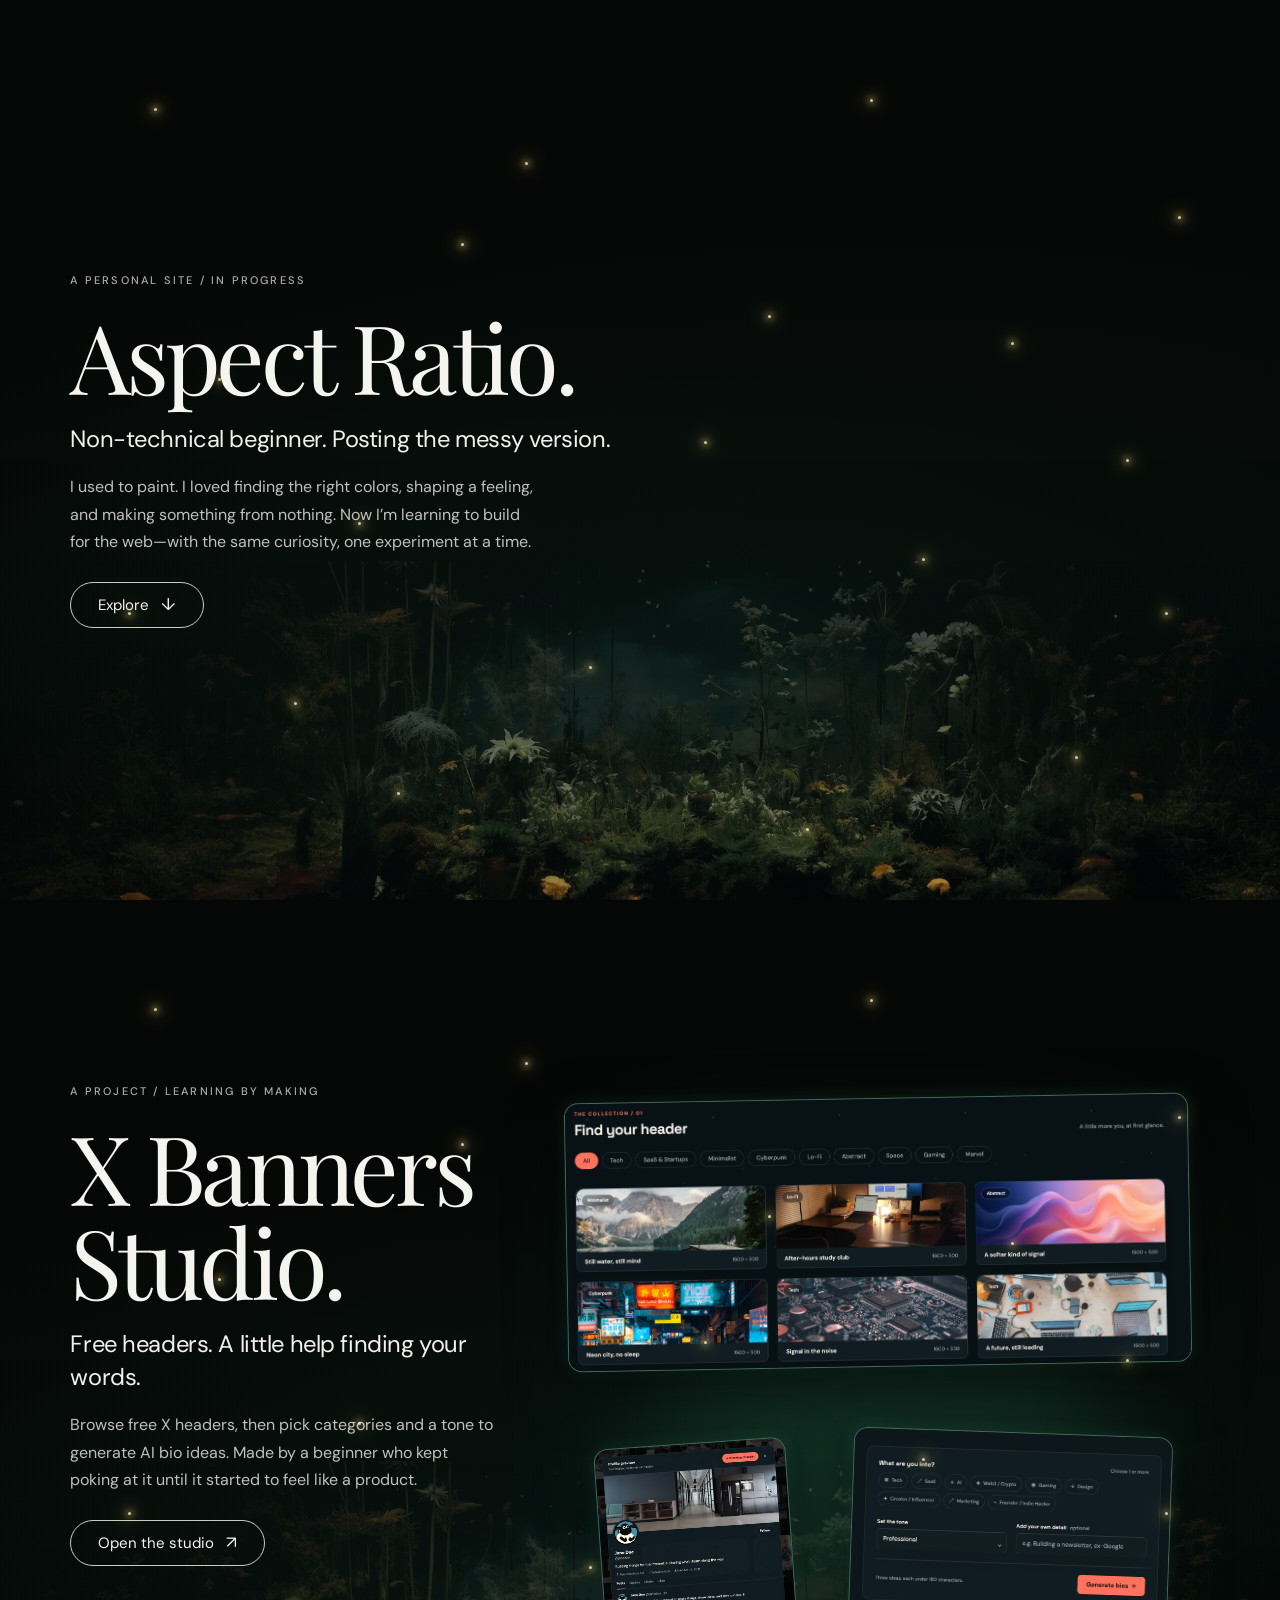
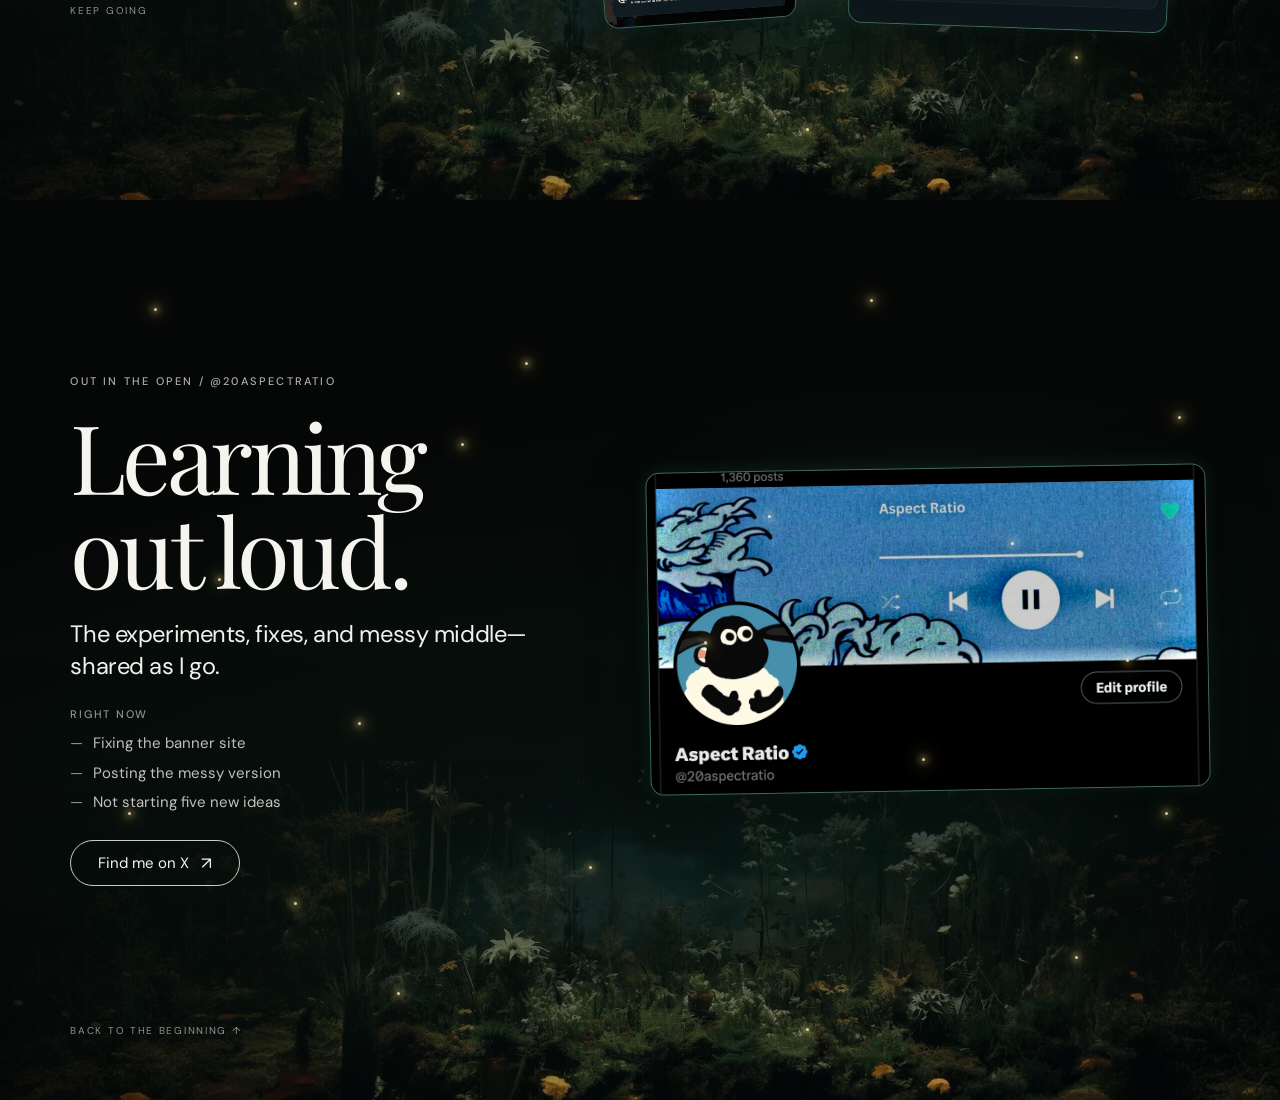
<file: index.html>
<!doctype html>
<html lang="en">
<head>
  <meta charset="UTF-8" />
  <meta name="viewport" content="width=device-width, initial-scale=1.0" />
  <meta name="theme-color" content="#050706" />
  <title>Aspect Ratio — learning out loud</title>
  <link rel="stylesheet" href="site.css" />
</head>
<body>
  <div class="intro-splash" aria-label="I used to paint. Now I’m learning to build.">
    <div class="fireflies" aria-hidden="true"><i class="fly"></i><i class="fly"></i><i class="fly"></i><i class="fly"></i><i class="fly"></i><i class="fly"></i><i class="fly"></i><i class="fly"></i><i class="fly"></i><i class="fly"></i><i class="fly"></i><i class="fly"></i><i class="fly"></i><i class="fly"></i><i class="fly"></i><i class="fly"></i><i class="fly"></i><i class="fly"></i><i class="fly"></i></div>
    <div class="intro-sequence" aria-hidden="true">
      <p class="intro-line intro-old" data-text="I used to paint.">I used to paint.</p>
      <p class="intro-line intro-new" data-text="Now I’m learning to build.">Now I’m learning to build.</p>
    </div>
  </div>
  <main class="site-shell">
    <section class="page-section intro-page" id="intro" aria-labelledby="intro-title">
      <div class="fireflies" aria-hidden="true"><i class="fly"></i><i class="fly"></i><i class="fly"></i><i class="fly"></i><i class="fly"></i><i class="fly"></i><i class="fly"></i><i class="fly"></i><i class="fly"></i><i class="fly"></i><i class="fly"></i><i class="fly"></i><i class="fly"></i><i class="fly"></i><i class="fly"></i><i class="fly"></i><i class="fly"></i><i class="fly"></i><i class="fly"></i></div>
      <div class="section-copy">
        <p class="eyebrow">A personal site / in progress</p>
        <h1 id="intro-title">Aspect Ratio.</h1>
        <p class="tagline">Non-technical beginner. Posting the messy version.</p>
        <p class="description">I used to paint. I loved finding the right colors, shaping a feeling, and making something from nothing. Now I’m learning to build for the web—with the same curiosity, one experiment at a time.</p>
        <a class="button" href="#studio">Explore <span aria-hidden="true">↓</span></a>
      </div>
    </section>

    <section class="page-section" id="studio" aria-labelledby="studio-title">
      <div class="fireflies" aria-hidden="true"><i class="fly"></i><i class="fly"></i><i class="fly"></i><i class="fly"></i><i class="fly"></i><i class="fly"></i><i class="fly"></i><i class="fly"></i><i class="fly"></i><i class="fly"></i><i class="fly"></i><i class="fly"></i><i class="fly"></i><i class="fly"></i><i class="fly"></i><i class="fly"></i><i class="fly"></i><i class="fly"></i><i class="fly"></i></div>
      <div class="studio-layout">
        <div class="section-copy">
          <p class="eyebrow">A project / learning by making</p>
          <h1 id="studio-title">X Banners Studio.</h1>
          <p class="tagline">Free headers. A little help finding your words.</p>
          <p class="description">Browse free X headers, then pick categories and a tone to generate AI bio ideas. Made by a beginner who kept poking at it until it started to feel like a product.</p>
          <a class="button" href="https://x-banners.vercel.app/" target="_blank" rel="noreferrer">Open the studio <span aria-hidden="true">↗</span></a>
          <a class="scroll-hint" href="#account">Keep going</a>
        </div>
        <figure class="studio-collage" aria-label="A collage showing the X banner gallery, profile preview, and category-based bio generator">
          <img class="collage-gallery" src="public/images/studio-headers.png" alt="X Banners Studio gallery with categories and banner designs" loading="lazy" />
          <img class="collage-profile" src="public/images/studio-profile-preview.png" alt="Preview of a selected banner on an X profile" loading="lazy" />
          <img class="collage-bios" src="public/images/studio-bio-generator.png" alt="Category, tone, and detail controls for generating profile bios" loading="lazy" />
        </figure>
      </div>
    </section>

    <section class="page-section" id="account" aria-labelledby="account-title">
      <div class="fireflies" aria-hidden="true"><i class="fly"></i><i class="fly"></i><i class="fly"></i><i class="fly"></i><i class="fly"></i><i class="fly"></i><i class="fly"></i><i class="fly"></i><i class="fly"></i><i class="fly"></i><i class="fly"></i><i class="fly"></i><i class="fly"></i><i class="fly"></i><i class="fly"></i><i class="fly"></i><i class="fly"></i><i class="fly"></i><i class="fly"></i></div>
      <div class="account-layout">
        <div class="section-copy">
          <p class="eyebrow">Out in the open / @20aspectratio</p>
          <h1 id="account-title">Learning out loud.</h1>
          <p class="tagline">The experiments, fixes, and messy middle—shared as I go.</p>
          <div class="now">
            <h3>Right now</h3>
            <ul><li>Fixing the banner site</li><li>Posting the messy version</li><li>Not starting five new ideas</li></ul>
          </div>
          <a class="button" href="https://x.com/20aspectratio" target="_blank" rel="noreferrer">Find me on X <span aria-hidden="true">↗</span></a>
        </div>
        <figure class="account-image"><img class="profile-shot" src="public/images/twitter-profile.png" alt="Aspect Ratio profile on X, @20aspectratio" loading="lazy" /></figure>
      </div>
      <a class="scroll-hint end-hint" href="#intro">Back to the beginning ↑</a>
    </section>
  </main>
</body>
</html>
</file>
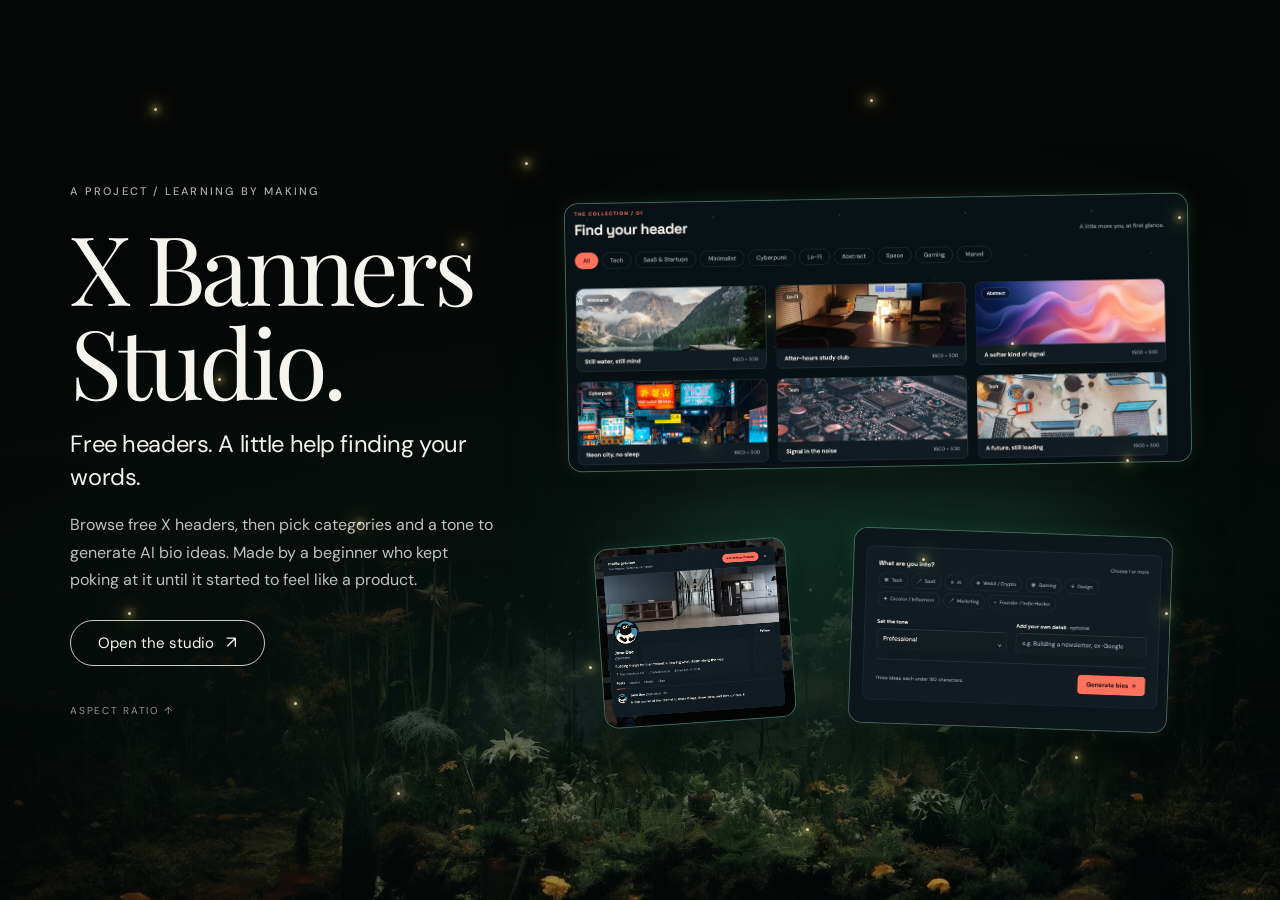
<file: banners.html>
<!doctype html>
<html lang="en">
<head>
  <meta charset="UTF-8" />
  <meta name="viewport" content="width=device-width, initial-scale=1.0" />
  <meta name="theme-color" content="#050706" />
  <title>X Banners Studio — Aspect Ratio</title>
  <link rel="stylesheet" href="site.css" />
</head>
<body>
  <main class="site-shell">
    <section class="page-section" id="studio" aria-labelledby="studio-title">
      <div class="fireflies" aria-hidden="true"><i class="fly"></i><i class="fly"></i><i class="fly"></i><i class="fly"></i><i class="fly"></i><i class="fly"></i><i class="fly"></i><i class="fly"></i><i class="fly"></i><i class="fly"></i><i class="fly"></i><i class="fly"></i><i class="fly"></i><i class="fly"></i><i class="fly"></i><i class="fly"></i><i class="fly"></i><i class="fly"></i><i class="fly"></i></div>
      <div class="studio-layout">
        <div class="section-copy">
          <p class="eyebrow">A project / learning by making</p>
          <h1 id="studio-title">X Banners Studio.</h1>
          <p class="tagline">Free headers. A little help finding your words.</p>
          <p class="description">Browse free X headers, then pick categories and a tone to generate AI bio ideas. Made by a beginner who kept poking at it until it started to feel like a product.</p>
          <a class="button" href="https://x-banners.vercel.app/" target="_blank" rel="noreferrer">Open the studio <span aria-hidden="true">↗</span></a>
          <a class="scroll-hint" href="index.html#intro">Aspect Ratio ↑</a>
        </div>
        <figure class="studio-collage" aria-label="A collage showing the X banner gallery, profile preview, and category-based bio generator">
          <img class="collage-gallery" src="public/images/studio-headers.png" alt="X Banners Studio gallery with categories and banner designs" />
          <img class="collage-profile" src="public/images/studio-profile-preview.png" alt="Preview of a selected banner on an X profile" />
          <img class="collage-bios" src="public/images/studio-bio-generator.png" alt="Category, tone, and detail controls for generating profile bios" />
        </figure>
      </div>
    </section>
  </main>
</body>
</html>
</file>
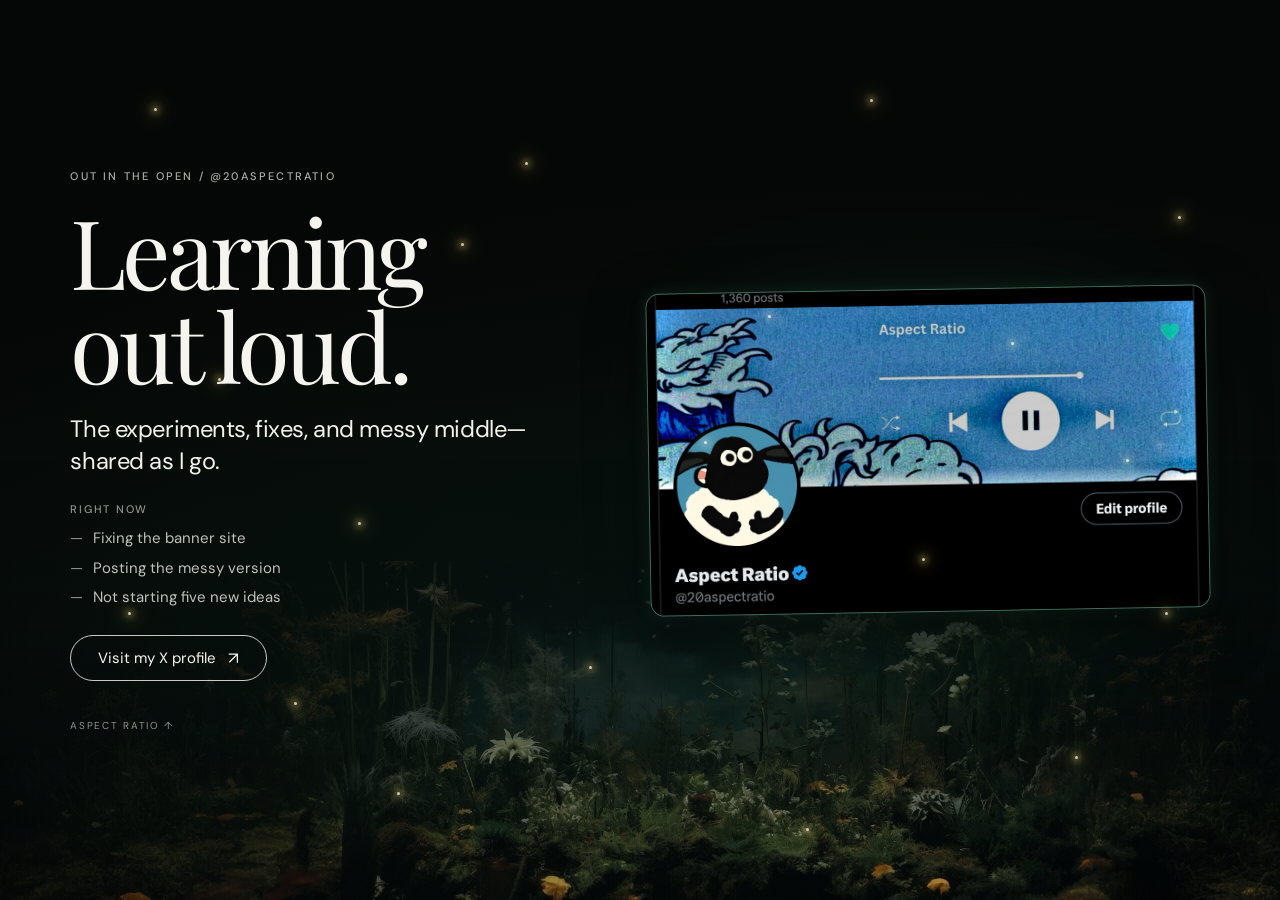
<file: twitter.html>
<!doctype html>
<html lang="en">
<head>
  <meta charset="UTF-8" />
  <meta name="viewport" content="width=device-width, initial-scale=1.0" />
  <meta name="theme-color" content="#050706" />
  <title>Aspect Ratio on X</title>
  <link rel="stylesheet" href="site.css" />
</head>
<body>
  <main class="site-shell">
    <section class="page-section" id="account" aria-labelledby="account-title">
      <div class="fireflies" aria-hidden="true"><i class="fly"></i><i class="fly"></i><i class="fly"></i><i class="fly"></i><i class="fly"></i><i class="fly"></i><i class="fly"></i><i class="fly"></i><i class="fly"></i><i class="fly"></i><i class="fly"></i><i class="fly"></i><i class="fly"></i><i class="fly"></i><i class="fly"></i><i class="fly"></i><i class="fly"></i><i class="fly"></i><i class="fly"></i></div>
      <div class="account-layout">
        <div class="section-copy">
          <p class="eyebrow">Out in the open / @20aspectratio</p>
          <h1 id="account-title">Learning out loud.</h1>
          <p class="tagline">The experiments, fixes, and messy middle—shared as I go.</p>
          <div class="now">
            <h3>Right now</h3>
            <ul><li>Fixing the banner site</li><li>Posting the messy version</li><li>Not starting five new ideas</li></ul>
          </div>
          <a class="button" href="https://x.com/20aspectratio" target="_blank" rel="noreferrer">Visit my X profile <span aria-hidden="true">↗</span></a>
          <a class="scroll-hint" href="index.html#intro">Aspect Ratio ↑</a>
        </div>
        <figure class="account-image"><img class="profile-shot" src="public/images/twitter-profile.png" alt="Aspect Ratio profile on X, @20aspectratio" /></figure>
      </div>
    </section>
  </main>
</body>
</html>
</file>
<file: site.css>
@import url('https://fonts.googleapis.com/css2?family=DM+Sans:wght@400;500;600&family=Playfair+Display:wght@400;500&display=swap');

:root{color-scheme:dark;--ink:#f5f4ef;--soft:rgba(245,244,239,.78);--dim:rgba(245,244,239,.58);--night:#050706}
*{box-sizing:border-box}
html{scroll-behavior:smooth;scroll-snap-type:y proximity;background:var(--night)}
body{margin:0;min-width:320px;background:var(--night);color:var(--ink);font-family:'DM Sans',sans-serif;overflow-x:hidden}
a{color:inherit}
.site-shell{position:relative;isolation:isolate;min-height:100svh;background:var(--night)}
.page-section{position:relative;isolation:isolate;display:flex;align-items:center;min-height:100svh;overflow:hidden;padding:clamp(42px,7vh,92px) clamp(28px,5.5vw,100px);scroll-snap-align:start;scroll-margin:0;background:var(--night)}
.page-section:before{content:"";position:absolute;z-index:-2;inset:0;pointer-events:none;background-image:linear-gradient(180deg,rgba(5,7,6,.02) 0%,rgba(5,7,6,.03) 48%,rgba(5,7,6,.13) 100%),url('public/images/garden-desktop.jpg');background-size:100% auto;background-position:center bottom;background-repeat:no-repeat;opacity:1;mask-image:linear-gradient(to bottom,transparent 0%,transparent 30%,rgba(0,0,0,.015) 43%,rgba(0,0,0,.06) 52%,rgba(0,0,0,.2) 62%,rgba(0,0,0,.48) 74%,rgba(0,0,0,.82) 88%,#000 100%)}
.page-section:after{content:"";position:absolute;z-index:-1;inset:0;pointer-events:none;background:radial-gradient(ellipse 88% 48% at 68% 67%,rgba(13,48,37,.2),transparent 100%),radial-gradient(ellipse 74% 40% at 28% 74%,rgba(16,48,36,.14),transparent 100%),linear-gradient(90deg,rgba(5,7,6,.42) 0%,rgba(5,7,6,.27) 25%,rgba(5,7,6,.04) 67%,rgba(5,7,6,.03) 100%),linear-gradient(180deg,rgba(5,7,6,.02),transparent 42%,rgba(5,7,6,.07))}
.section-copy{position:relative;z-index:2;width:min(100%,650px);text-align:left}
.eyebrow{margin:0 0 19px;color:rgba(245,244,239,.7);font-size:11px;font-weight:500;letter-spacing:.2em;line-height:1.5;text-transform:uppercase}
h1{margin:0;color:var(--ink);font-family:'Playfair Display',Georgia,serif;font-size:clamp(55px,7.5vw,112px);font-weight:400;letter-spacing:-.045em;line-height:.98;text-shadow:none}
.tagline{margin:21px 0 0;color:#f3f1ec;font-size:clamp(18px,1.85vw,27px);font-weight:400;line-height:1.38;letter-spacing:-.018em}
.description{max-width:580px;margin:18px 0 0;color:var(--soft);font-size:clamp(15px,1.25vw,18px);line-height:1.72}
.label{margin:0 0 13px;color:var(--dim);font-size:11px;font-weight:500;letter-spacing:.18em;text-transform:uppercase}
.project{width:auto;margin:27px 0 0;padding:0;border:0;border-radius:0;background:none;box-shadow:none;backdrop-filter:none;position:relative;text-align:left}
.project:before{display:none}
h2{margin:0;color:var(--ink);font-family:'Playfair Display',Georgia,serif;font-size:clamp(27px,3vw,42px);font-weight:400;letter-spacing:-.025em;line-height:1.15}
.button{display:inline-flex;align-items:center;gap:12px;margin-top:26px;padding:12px 27px;border:1px solid rgba(245,244,239,.82);border-radius:999px;background:transparent;color:var(--ink);font-size:15px;font-weight:400;text-decoration:none;box-shadow:none;transition:background .25s,color .25s,border-color .25s}
.button:hover,.button:focus-visible{background:rgba(245,244,239,.94);border-color:#fff;color:#141613;box-shadow:none}
.button span{font-size:17px;line-height:1}
.scroll-hint{display:block;margin-top:38px;color:var(--dim);font-size:10px;letter-spacing:.17em;text-decoration:none;text-transform:uppercase;transition:color .2s}
.scroll-hint:hover{color:var(--ink)}
.intro-page .section-copy{max-width:680px}
.intro-page .description{max-width:470px}
.intro-splash{position:fixed;z-index:20;inset:0;display:grid;place-items:center;overflow:hidden;background:#050706;animation:splash-away 5.2s ease forwards}
.intro-splash:before{content:"";position:absolute;inset:0;background:linear-gradient(90deg,rgba(5,7,6,.93),rgba(5,7,6,.54) 42%,rgba(5,7,6,.14)),linear-gradient(180deg,#05070680,transparent 56%,#05070635)}
.intro-splash:after{content:"";position:absolute;inset:0;background:linear-gradient(180deg,transparent,rgba(5,7,6,.05)),url('public/images/garden-desktop.jpg') center bottom/100% auto no-repeat;opacity:.98;mask-image:linear-gradient(to bottom,transparent 0%,transparent 64%,rgba(0,0,0,.2) 74%,#000 88%,#000 100%)}
.intro-sequence{position:relative;z-index:1;width:100%;height:150px;display:grid;place-items:center start;padding:0 clamp(28px,5.5vw,100px);text-align:left}
.intro-line{position:absolute;left:clamp(28px,5.5vw,100px);width:min(88vw,1100px);margin:0;color:#f2f1ec;font-family:'Playfair Display',Georgia,serif;font-size:clamp(30px,5.2vw,66px);font-weight:400;letter-spacing:-.03em;line-height:1.12;text-shadow:none;text-align:left}
.intro-old{animation:old-phrase 5.2s steps(1,end) both}.intro-new{opacity:0;animation:new-phrase 5.2s steps(1,end) both}
.intro-line:before,.intro-line:after{content:attr(data-text);position:absolute;inset:0;pointer-events:none;opacity:0;color:#e4e3de;mix-blend-mode:screen}
.intro-line:before{animation:glitch-a 5.2s steps(1,end) both}.intro-line:after{color:#aeb4af;animation:glitch-b 5.2s steps(1,end) both}
@keyframes splash-away{0%,84%{opacity:1;visibility:visible}100%{opacity:0;visibility:hidden;pointer-events:none}}
@keyframes old-phrase{0%,1%{opacity:0;transform:translateY(6px);filter:blur(2px)}3%,33%{opacity:1;transform:none;filter:none}36%{opacity:1;transform:translateX(-3px)}39%{opacity:.74;transform:translateX(2px)}43%,100%{opacity:0;transform:translateY(-5px)}}
@keyframes new-phrase{0%,39%{opacity:0;transform:translateY(8px);filter:blur(2px)}43%{opacity:1;transform:translateX(3px);filter:none}46%{opacity:1;transform:translateX(-2px)}51%,84%{opacity:1;transform:none;filter:none}100%{opacity:0}}
@keyframes glitch-a{0%,39%,53%,100%{opacity:0;clip-path:inset(0 0 100% 0);transform:none}41%{opacity:.48;clip-path:inset(6% 0 68% 0);transform:translateX(-5px)}44%{opacity:.34;clip-path:inset(55% 0 22% 0);transform:translateX(4px)}48%{opacity:.22;clip-path:inset(32% 0 52% 0);transform:translateX(-2px)}}
@keyframes glitch-b{0%,40%,54%,100%{opacity:0;clip-path:inset(100% 0 0 0);transform:none}42%{opacity:.4;clip-path:inset(48% 0 35% 0);transform:translateX(4px)}45%{opacity:.3;clip-path:inset(12% 0 72% 0);transform:translateX(-4px)}49%{opacity:.2;clip-path:inset(72% 0 12% 0);transform:translateX(2px)}}

.studio-layout{position:relative;z-index:2;display:grid;grid-template-columns:minmax(320px,.78fr) minmax(480px,1.22fr);align-items:center;gap:clamp(28px,4vw,70px);width:100%;max-width:1500px;margin:auto}
.studio-layout .section-copy{width:100%;max-width:570px}
/* Screenshot collage treatment retained from the earlier Studio layout. */
.studio-collage{position:relative;isolation:isolate;width:min(100%,1080px);height:clamp(340px,43vw,540px);margin:24px auto 9px}
.studio-collage:before{content:"";position:absolute;z-index:-1;inset:17% 15% 4%;background:#5fffc0;filter:blur(75px);opacity:.13}
.studio-collage img{position:absolute;display:block;object-fit:cover;border:1px solid #a2ffd45c;border-radius:14px;background:#0b1512;box-shadow:0 20px 55px #000a,0 0 18px #7affd21c;transition:transform .35s ease,box-shadow .35s ease}
.studio-collage img:hover{z-index:4;transform:translateY(-5px) rotate(0deg) scale(1.015);box-shadow:0 25px 65px #000c,0 0 26px #7affd244}
.collage-gallery{left:3%;top:2%;width:94%;height:auto;transform:rotate(-1deg)}
.collage-profile{left:8%;bottom:1%;width:29%;height:auto;transform:rotate(-4deg)}
.collage-bios{right:6%;bottom:0;width:48%;height:auto;transform:rotate(2deg)}
.account-layout{position:relative;z-index:2;display:grid;grid-template-columns:minmax(320px,.9fr) minmax(360px,1.1fr);align-items:center;gap:clamp(50px,9vw,150px);width:100%;max-width:1320px;margin:auto}
#account{flex-direction:column;align-items:stretch;justify-content:center}
.end-hint{align-self:center;width:min(100%,1320px);margin-top:28px}
.account-layout .section-copy{width:100%;max-width:610px}
.profile-shot{position:relative;z-index:1;display:block;width:min(100%,560px);height:auto;max-height:460px;object-fit:cover;object-position:center 22%;border:1px solid #a2ffd45c;border-radius:14px;background:#0b1512;box-shadow:0 20px 55px #000a,0 0 18px #7affd21c;transform:rotate(-1deg);transition:transform .35s ease,box-shadow .35s ease}
.account-image{position:relative;isolation:isolate;margin:0;justify-self:center;align-self:center;width:min(100%,560px)}
.account-image:before{content:"";position:absolute;z-index:-1;inset:17% 15% 4%;background:#5fffc0;filter:blur(75px);opacity:.13}
.account-image:hover .profile-shot{transform:translateY(-5px) rotate(0deg) scale(1.015);box-shadow:0 25px 65px #000c,0 0 26px #7affd244}
.now{margin-top:24px;text-align:left}
.now h3{margin:0 0 12px;color:var(--dim);font-size:11px;font-weight:500;letter-spacing:.16em;text-align:left;text-transform:uppercase}
.now ul{list-style:none;padding:0;margin:0;display:grid;gap:8px}
.now li{font-size:15px;color:var(--soft);line-height:1.45;display:flex;align-items:flex-start;gap:10px}
.now li:before{content:"—";color:var(--dim)}
.fireflies{position:absolute;inset:0;pointer-events:none;z-index:3;opacity:.82;mix-blend-mode:screen}
.fly{position:absolute;width:3px;height:3px;border-radius:50%;background:#fff1bd;box-shadow:0 0 7px 2px #f1d87899,0 0 17px 4px #deba4a55;animation:drift 10s ease-in-out infinite}
.fly:nth-child(1){left:17%;top:42%;animation-delay:-3s;animation-duration:10s}.fly:nth-child(2){left:79%;top:38%;animation-delay:-1s;animation-duration:12s}.fly:nth-child(3){left:28%;top:58%;animation-delay:-5s;animation-duration:11s}.fly:nth-child(4){left:72%;top:62%;animation-delay:-2s;animation-duration:13s}.fly:nth-child(5){left:88%;top:51%;animation-delay:-4s;animation-duration:10.5s}.fly:nth-child(6){left:10%;top:68%;animation-delay:-1.5s;animation-duration:12.5s}.fly:nth-child(7){left:60%;top:35%;animation-delay:-6s;animation-duration:11.5s}.fly:nth-child(8){left:46%;top:74%;animation-delay:-8s;animation-duration:14s}.fly:nth-child(9){left:36%;top:27%;animation-delay:-2.7s;animation-duration:12s}.fly:nth-child(10){left:91%;top:68%;animation-delay:-7s;animation-duration:13s}.fly:nth-child(11){left:55%;top:49%;animation-delay:-4.8s;animation-duration:10.8s}.fly:nth-child(12){left:23%;top:78%;animation-delay:-9s;animation-duration:14.5s}
.fly:nth-child(13){left:12%;top:12%;animation-delay:-2s;animation-duration:12s}.fly:nth-child(14){left:41%;top:18%;animation-delay:-6s;animation-duration:14s}.fly:nth-child(15){left:68%;top:11%;animation-delay:-4s;animation-duration:11s}.fly:nth-child(16){left:92%;top:24%;animation-delay:-8s;animation-duration:13s}.fly:nth-child(17){left:31%;top:88%;animation-delay:-3s;animation-duration:15s}.fly:nth-child(18){left:63%;top:92%;animation-delay:-10s;animation-duration:12.5s}.fly:nth-child(19){left:84%;top:84%;animation-delay:-5s;animation-duration:14s}.fly:nth-child(20){left:6%;top:31%;animation-delay:-7s;animation-duration:12.5s}
@keyframes drift{0%,100%{transform:translate3d(0,0,0);opacity:.32}22%{transform:translate3d(8px,-11px,0);opacity:.66}48%{transform:translate3d(-5px,-20px,0);opacity:.98}73%{transform:translate3d(12px,-12px,0);opacity:.58}}

@media(max-width:900px){
  .page-section{align-items:flex-start;padding:clamp(70px,13vh,150px) 6vw 42vh;min-height:100svh}
  .page-section:before{background-image:linear-gradient(180deg,rgba(5,7,6,.02) 0%,rgba(5,7,6,.02) 58%,rgba(5,7,6,.14) 100%),url('public/images/garden-mobile.jpg');background-size:100% auto;background-position:center bottom;background-repeat:no-repeat;mask-image:linear-gradient(to bottom,transparent 0%,transparent 18%,rgba(0,0,0,.38) 38%,#000 54%,#000 100%)}
  .page-section:after{background:linear-gradient(180deg,rgba(5,7,6,.06) 0%,rgba(5,7,6,.04) 48%,rgba(5,7,6,.08) 100%)}
  .section-copy{width:100%;max-width:680px}
  h1{font-size:clamp(46px,9vw,78px);line-height:1.02}
  .tagline{font-size:clamp(18px,4.3vw,23px);max-width:640px}
  .description{font-size:16px;max-width:610px}
  .studio-layout{grid-template-columns:1fr;gap:24px;width:100%;margin:0}
  .studio-layout .section-copy{max-width:680px}
  .studio-collage{width:min(100%,560px);height:clamp(280px,88vw,410px);margin:19px 0 0}
  .collage-gallery{left:1%;width:98%;top:2%}.collage-profile{left:2%;bottom:1%;width:41%}.collage-bios{right:2%;bottom:0;width:62%}.studio-collage img{border-radius:10px}
  .account-layout{grid-template-columns:1fr;gap:26px;width:100%;margin:0}
  .account-image{justify-self:start;width:min(100%,500px)}
  .profile-shot{width:100%;max-height:none}
  .intro-splash:after{background-image:linear-gradient(180deg,transparent,rgba(5,7,6,.04)),url('public/images/garden-mobile.jpg');background-size:cover;background-position:center bottom;background-repeat:no-repeat;mask-image:linear-gradient(to bottom,transparent 0%,rgba(0,0,0,.62) 18%,#000 32%,#000 100%)}
  .intro-splash:before{background:linear-gradient(180deg,rgba(5,7,6,.8),rgba(5,7,6,.48) 40%,rgba(5,7,6,.08))}
  .intro-sequence{align-self:start;margin-top:20vh;padding:0 6vw}
  .intro-line{left:6vw;width:88vw;font-size:clamp(30px,6vw,54px)}
}
@media(max-width:600px){
  .page-section{padding:15vh 6vw 46vh;min-height:100svh}
  .page-section:before{background-size:100% auto;background-position:center bottom}
  .intro-page{padding-top:20vh}
  .studio-layout{gap:19px}
  .studio-collage{height:clamp(280px,88vw,410px)}
  .account-layout{gap:22px}
  .button{margin-top:22px}
  .scroll-hint{margin-top:28px}
}
@media(prefers-reduced-motion:reduce){html{scroll-behavior:auto;scroll-snap-type:none}.intro-splash{display:none}*,*:before,*:after{animation-duration:.01ms!important;transition-duration:.01ms!important}}
</file>
